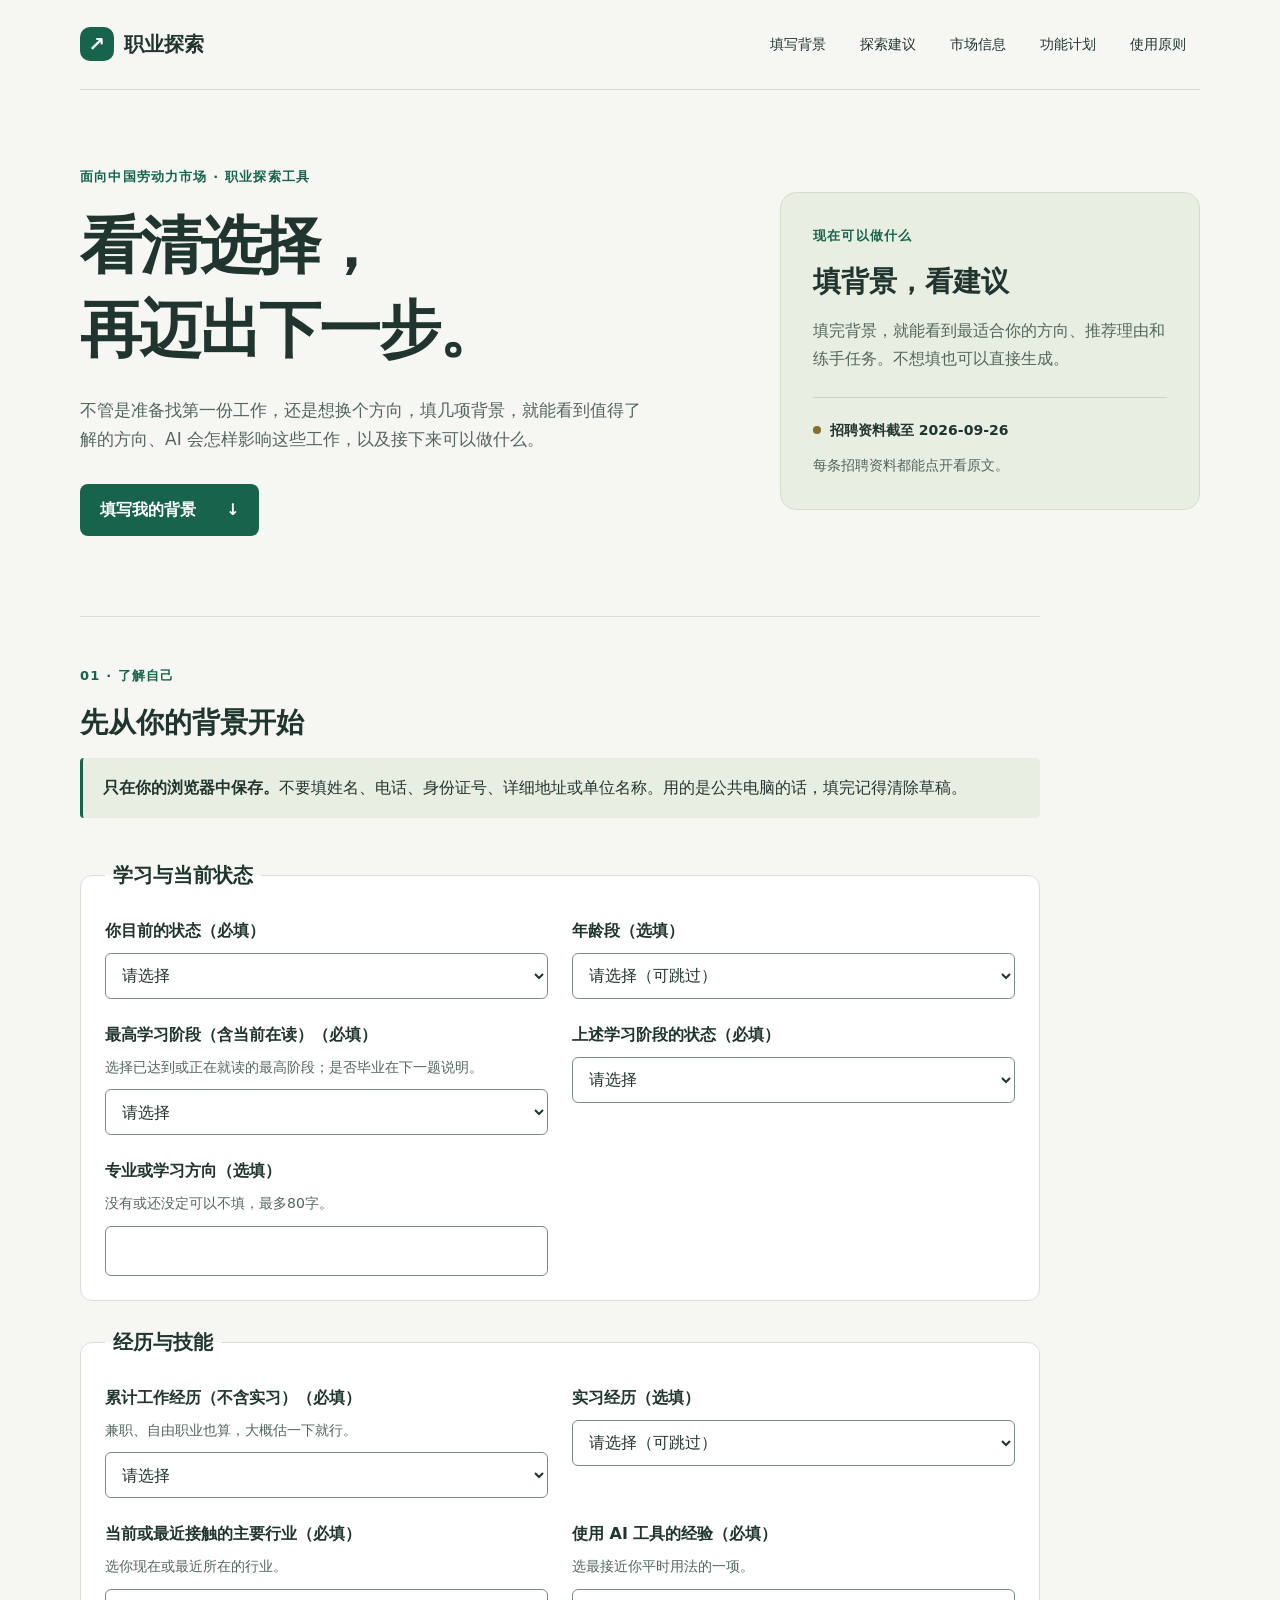
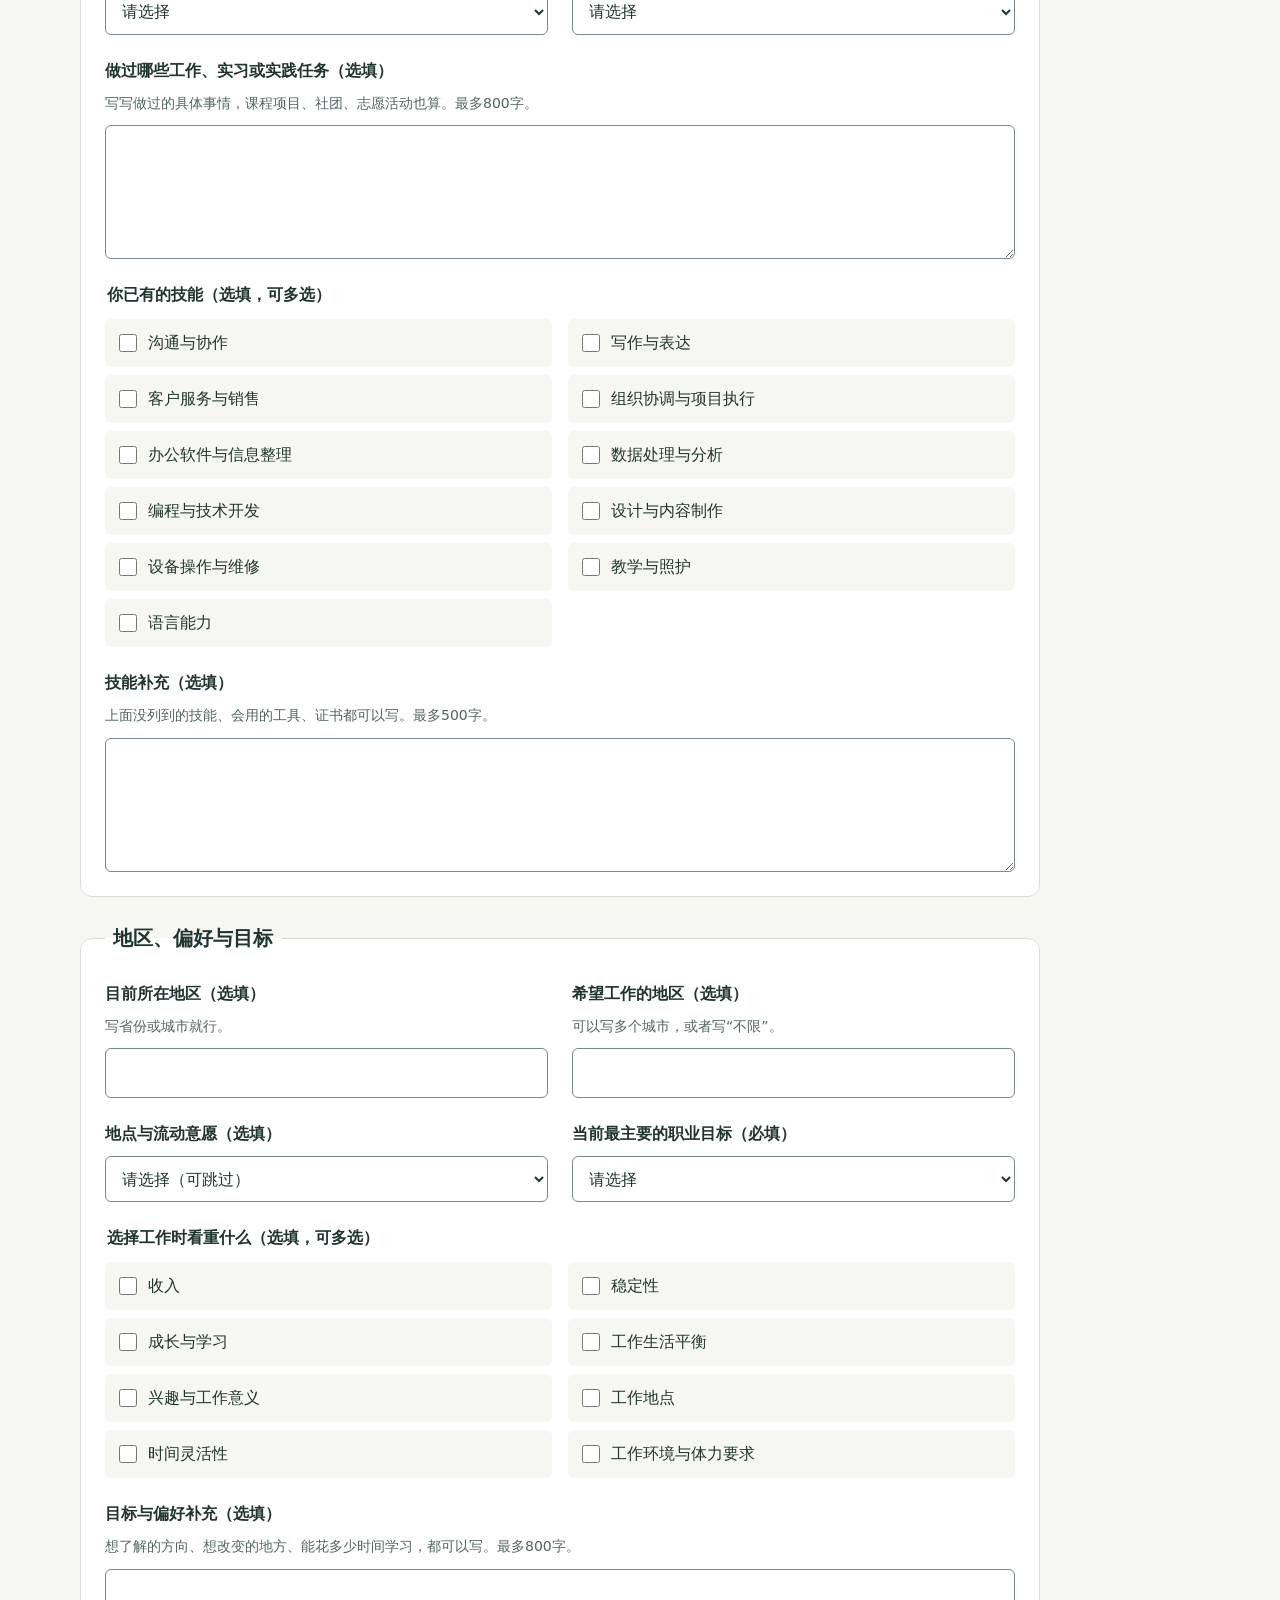
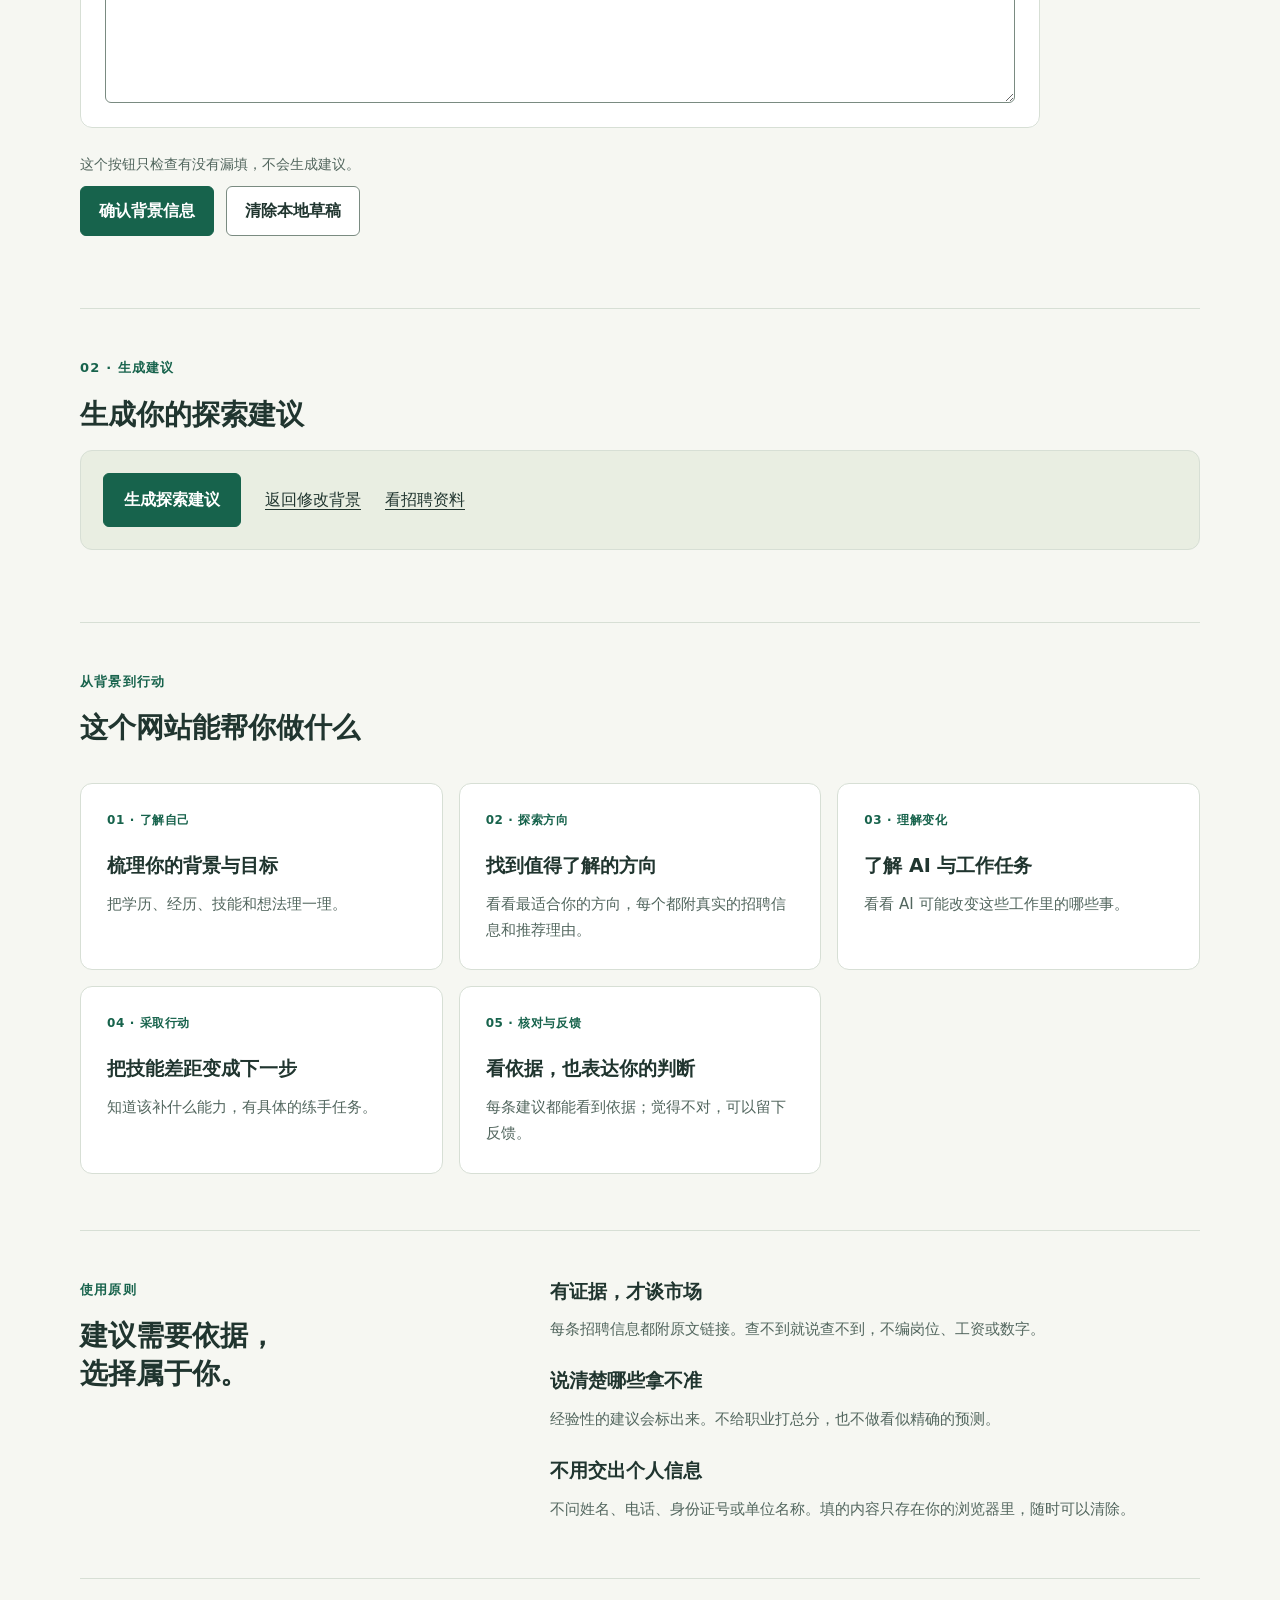
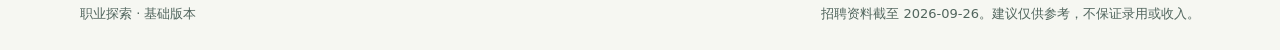
<file: index.html>
<!DOCTYPE html>
<html lang="zh-CN">
<head>
  <meta charset="UTF-8">
  <meta name="viewport" content="width=device-width, initial-scale=1.0">
  <meta name="description" content="面向中国劳动力市场的职业探索网站。了解产品计划、证据标准与隐私原则。">
  <title>职业探索｜中国劳动力市场</title>
  <link rel="stylesheet" href="css/style.css">
  <link rel="stylesheet" href="css/recommendation.css">
  <script src="js/app.js" defer></script>
  <script src="data/market-snapshot.js" defer></script>
  <script src="js/market-audit.js" defer></script>
  <script src="data/recommendation-profile-schema.js" defer></script>
  <script src="data/recommendation-catalog.js" defer></script>
  <script src="js/recommendation-engine.js" defer></script>
  <script src="js/result-evidence.js" defer></script>
  <script src="js/beta.js" defer></script>
  <script src="js/result-code.js" defer></script>
  <script src="js/feedback.js" defer></script>
  <script src="js/recommendation-ui.js" defer></script>
  <script src="js/site-nav.js" defer></script>
</head>
<body>
  <a class="skip-link" href="#main">跳到主要内容</a>
  <header class="site-header wrap">
    <a class="brand" href="index.html" aria-label="职业探索首页"><span class="brand-mark" aria-hidden="true">↗</span> 职业探索</a>
    <nav class="site-nav" aria-label="主要导航"><a href="#profile">填写背景</a><a href="#advice">探索建议</a><a href="market.html">市场信息</a><a href="#roadmap">功能计划</a><a href="#principles">使用原则</a></nav>
  </header>
  <main id="main" class="wrap">
    <section class="hero" aria-labelledby="hero-title">
      <div class="hero-copy">
        <p class="eyebrow">面向中国劳动力市场 · 职业探索工具</p>
        <h1 id="hero-title">看清选择，<br>再迈出下一步。</h1>
        <p class="intro">不管是准备找第一份工作，还是想换个方向，填几项背景，就能看到值得了解的方向、AI 会怎样影响这些工作，以及接下来可以做什么。</p>
        <a class="primary-link" href="#profile">填写我的背景 <span aria-hidden="true">↓</span></a>
      </div>
      <aside class="status-card" aria-labelledby="status-title">
        <p class="eyebrow">现在可以做什么</p>
        <h2 id="status-title">填背景，看建议</h2>
        <p>填完背景，就能看到最适合你的方向、推荐理由和练手任务。不想填也可以直接生成。</p>
        <div class="status-note"><span class="status-dot" aria-hidden="true"></span>招聘资料截至 2026-09-26</div>
        <p class="small">每条招聘资料都能点开看原文。</p>
      </aside>
    </section>
    <section id="profile" class="section" aria-labelledby="profile-title">
      <p class="eyebrow">01 · 了解自己</p>
      <h2 id="profile-title">先从你的背景开始</h2>
      <div class="profile-notice" id="profile-privacy"><strong>只在你的浏览器中保存。</strong>不要填姓名、电话、身份证号、详细地址或单位名称。用的是公共电脑的话，填完记得清除草稿。</div>
      <p id="draft-status" class="draft-status" role="status"></p>
      <noscript><p class="profile-notice">浏览器未启用 JavaScript，无法保存或校验背景。请启用后刷新页面；当前表单已禁用，不会发送输入。</p></noscript>
      <form id="profile-form" novalidate autocomplete="off">
        <fieldset id="profile-fields" disabled>
          <legend class="sr-only">个人背景</legend>
          <fieldset class="profile-group"><legend>学习与当前状态</legend><div class="profile-grid">
            <div class="profile-field">
  <label for="stage">你目前的状态（必填）</label>
  
  <select id="stage" name="stage" required aria-describedby="stage-error">
    <option value="">请选择</option>
    <option value="stage-0">在校学习</option>
    <option value="stage-1">在职工作</option>
    <option value="stage-2">正在求职／待业</option>
    <option value="stage-3">自由职业／灵活就业</option>
    <option value="stage-4">准备重返职场</option>
    <option value="stage-5">暂不求职，先探索</option>
    <option value="stage-6">其他</option>
  </select><p class="field-error" id="stage-error"></p>
</div>
            <div class="profile-field">
  <label for="age">年龄段（选填）</label>
  
  <select id="age" name="age"  aria-describedby="age-error">
    <option value="">请选择（可跳过）</option>
    <option value="age-0">未满18岁</option>
    <option value="age-1">18–24岁</option>
    <option value="age-2">25–34岁</option>
    <option value="age-3">35–44岁</option>
    <option value="age-4">45–54岁</option>
    <option value="age-5">55岁及以上</option>
    <option value="age-6">不愿透露</option>
  </select><p class="field-error" id="age-error"></p>
</div>
            <div class="profile-field">
  <label for="education">最高学习阶段（含当前在读）（必填）</label>
  <p class="field-hint" id="education-hint">选择已达到或正在就读的最高阶段；是否毕业在下一题说明。</p>
  <select id="education" name="education" required aria-describedby="education-error education-hint">
    <option value="">请选择</option>
    <option value="education-0">初中及以下</option>
    <option value="education-1">普通高中</option>
    <option value="education-2">中专／中职／技校</option>
    <option value="education-3">高职／大专</option>
    <option value="education-4">本科</option>
    <option value="education-5">硕士研究生</option>
    <option value="education-6">博士研究生</option>
    <option value="education-7">其他</option>
    <option value="education-8">不愿透露</option>
  </select><p class="field-error" id="education-error"></p>
</div>
            <div class="profile-field">
  <label for="educationStatus">上述学习阶段的状态（必填）</label>
  
  <select id="educationStatus" name="educationStatus" required aria-describedby="educationStatus-error">
    <option value="">请选择</option>
    <option value="educationStatus-0">在读</option>
    <option value="educationStatus-1">已毕业／已取得相应学历</option>
    <option value="educationStatus-2">未完成／肄业／暂停</option>
    <option value="educationStatus-3">其他／不适用</option>
    <option value="educationStatus-4">不愿透露</option>
  </select><p class="field-error" id="educationStatus-error"></p>
</div>
            <div class="profile-field ">
  <label for="major">专业或学习方向（选填）</label>
  <p class="field-hint" id="major-hint">没有或还没定可以不填，最多80字。</p>
  <input id="major" name="major" type="text" maxlength="80" aria-describedby="major-hint major-error profile-privacy">
  <p class="field-error" id="major-error"></p>
</div>
          </div></fieldset>
          <fieldset class="profile-group"><legend>经历与技能</legend><div class="profile-grid">
            <div class="profile-field">
  <label for="workYears">累计工作经历（不含实习）（必填）</label>
  <p class="field-hint" id="workYears-hint">兼职、自由职业也算，大概估一下就行。</p>
  <select id="workYears" name="workYears" required aria-describedby="workYears-error workYears-hint">
    <option value="">请选择</option>
    <option value="workYears-0">尚无工作经历</option>
    <option value="workYears-1">不足1年</option>
    <option value="workYears-2">1–3年（不满4年）</option>
    <option value="workYears-3">4–7年（不满8年）</option>
    <option value="workYears-4">8–15年（不满16年）</option>
    <option value="workYears-5">16年及以上</option>
    <option value="workYears-6">不便说明</option>
  </select><p class="field-error" id="workYears-error"></p>
</div>
            <div class="profile-field">
  <label for="internship">实习经历（选填）</label>
  
  <select id="internship" name="internship"  aria-describedby="internship-error">
    <option value="">请选择（可跳过）</option>
    <option value="internship-0">没有实习经历</option>
    <option value="internship-1">正在实习</option>
    <option value="internship-2">曾有实习经历</option>
    <option value="internship-3">不适用／不便说明</option>
  </select><p class="field-error" id="internship-error"></p>
</div>
            <div class="profile-field">
  <label for="industry">当前或最近接触的主要行业（必填）</label>
  <p class="field-hint" id="industry-hint">选你现在或最近所在的行业。</p>
  <select id="industry" name="industry" required aria-describedby="industry-error industry-hint">
    <option value="">请选择</option>
    <option value="industry-0">尚未进入任何行业</option>
    <option value="industry-1">农林牧渔</option>
    <option value="industry-2">制造业</option>
    <option value="industry-3">建筑与房地产</option>
    <option value="industry-4">批发零售与电商</option>
    <option value="industry-5">交通运输、仓储与物流</option>
    <option value="industry-6">住宿、餐饮与生活服务</option>
    <option value="industry-7">信息技术与互联网</option>
    <option value="industry-8">金融与保险</option>
    <option value="industry-9">教育与培训</option>
    <option value="industry-10">医疗健康与社会服务</option>
    <option value="industry-11">文化、传媒与娱乐</option>
    <option value="industry-12">科研与专业服务</option>
    <option value="industry-13">公共管理与社会组织</option>
    <option value="industry-14">能源与环境服务</option>
    <option value="industry-15">其他／跨多个行业</option>
    <option value="industry-16">不确定／不便说明</option>
  </select><p class="field-error" id="industry-error"></p>
</div>
            <div class="profile-field">
  <label for="aiExperience">使用 AI 工具的经验（必填）</label>
  <p class="field-hint" id="aiExperience-hint">选最接近你平时用法的一项。</p>
  <select id="aiExperience" name="aiExperience" required aria-describedby="aiExperience-error aiExperience-hint">
    <option value="">请选择</option>
    <option value="aiExperience-0">尚未使用</option>
    <option value="aiExperience-1">尝试过，但不熟悉</option>
    <option value="aiExperience-2">偶尔用于学习或工作任务</option>
    <option value="aiExperience-3">经常用于任务，并会核查结果</option>
    <option value="aiExperience-4">能设计或整合 AI 工作流程</option>
    <option value="aiExperience-5">不确定／不便说明</option>
  </select><p class="field-error" id="aiExperience-error"></p>
</div>
            <div class="profile-field field-wide">
  <label for="experience">做过哪些工作、实习或实践任务（选填）</label>
  <p class="field-hint" id="experience-hint">写写做过的具体事情，课程项目、社团、志愿活动也算。最多800字。</p>
  <textarea id="experience" name="experience" rows="4" maxlength="800" aria-describedby="experience-hint experience-error profile-privacy"></textarea>
  <p class="field-error" id="experience-error"></p>
</div>
            <fieldset class="choice-group field-wide"><legend>你已有的技能（选填，可多选）</legend><div class="choices"><label><input type="checkbox" name="skills" value="skills-0"> <span>沟通与协作</span></label><label><input type="checkbox" name="skills" value="skills-1"> <span>写作与表达</span></label><label><input type="checkbox" name="skills" value="skills-2"> <span>客户服务与销售</span></label><label><input type="checkbox" name="skills" value="skills-3"> <span>组织协调与项目执行</span></label><label><input type="checkbox" name="skills" value="skills-4"> <span>办公软件与信息整理</span></label><label><input type="checkbox" name="skills" value="skills-5"> <span>数据处理与分析</span></label><label><input type="checkbox" name="skills" value="skills-6"> <span>编程与技术开发</span></label><label><input type="checkbox" name="skills" value="skills-7"> <span>设计与内容制作</span></label><label><input type="checkbox" name="skills" value="skills-8"> <span>设备操作与维修</span></label><label><input type="checkbox" name="skills" value="skills-9"> <span>教学与照护</span></label><label><input type="checkbox" name="skills" value="skills-10"> <span>语言能力</span></label></div></fieldset>
            <div class="profile-field field-wide">
  <label for="skillDetails">技能补充（选填）</label>
  <p class="field-hint" id="skillDetails-hint">上面没列到的技能、会用的工具、证书都可以写。最多500字。</p>
  <textarea id="skillDetails" name="skillDetails" rows="4" maxlength="500" aria-describedby="skillDetails-hint skillDetails-error profile-privacy"></textarea>
  <p class="field-error" id="skillDetails-error"></p>
</div>
          </div></fieldset>
          <fieldset class="profile-group"><legend>地区、偏好与目标</legend><div class="profile-grid">
            <div class="profile-field ">
  <label for="location">目前所在地区（选填）</label>
  <p class="field-hint" id="location-hint">写省份或城市就行。</p>
  <input id="location" name="location" type="text" maxlength="80" aria-describedby="location-hint location-error profile-privacy">
  <p class="field-error" id="location-error"></p>
</div>
            <div class="profile-field ">
  <label for="targetLocation">希望工作的地区（选填）</label>
  <p class="field-hint" id="targetLocation-hint">可以写多个城市，或者写“不限”。</p>
  <input id="targetLocation" name="targetLocation" type="text" maxlength="120" aria-describedby="targetLocation-hint targetLocation-error profile-privacy">
  <p class="field-error" id="targetLocation-error"></p>
</div>
            <div class="profile-field">
  <label for="mobility">地点与流动意愿（选填）</label>
  
  <select id="mobility" name="mobility"  aria-describedby="mobility-error">
    <option value="">请选择（可跳过）</option>
    <option value="mobility-0">优先留在目前地区</option>
    <option value="mobility-1">可在省内调整</option>
    <option value="mobility-2">可跨省／跨地区迁移</option>
    <option value="mobility-3">优先远程工作</option>
    <option value="mobility-4">尚未确定</option>
  </select><p class="field-error" id="mobility-error"></p>
</div>
            <div class="profile-field">
  <label for="goal">当前最主要的职业目标（必填）</label>
  
  <select id="goal" name="goal" required aria-describedby="goal-error">
    <option value="">请选择</option>
    <option value="goal-0">先了解适合探索的方向</option>
    <option value="goal-1">寻找实习或实践机会</option>
    <option value="goal-2">寻找第一份正式工作</option>
    <option value="goal-3">在现有方向继续发展</option>
    <option value="goal-4">转行业或转岗位</option>
    <option value="goal-5">提升技能，适应工作变化</option>
    <option value="goal-6">重返职场</option>
    <option value="goal-7">探索自由职业或灵活就业</option>
    <option value="goal-8">其他目标</option>
    <option value="goal-9">暂时不确定</option>
  </select><p class="field-error" id="goal-error"></p>
</div>
            <fieldset class="choice-group field-wide"><legend>选择工作时看重什么（选填，可多选）</legend><div class="choices"><label><input type="checkbox" name="preferences" value="preferences-0"> <span>收入</span></label><label><input type="checkbox" name="preferences" value="preferences-1"> <span>稳定性</span></label><label><input type="checkbox" name="preferences" value="preferences-2"> <span>成长与学习</span></label><label><input type="checkbox" name="preferences" value="preferences-3"> <span>工作生活平衡</span></label><label><input type="checkbox" name="preferences" value="preferences-4"> <span>兴趣与工作意义</span></label><label><input type="checkbox" name="preferences" value="preferences-5"> <span>工作地点</span></label><label><input type="checkbox" name="preferences" value="preferences-6"> <span>时间灵活性</span></label><label><input type="checkbox" name="preferences" value="preferences-7"> <span>工作环境与体力要求</span></label></div></fieldset>
            <div class="profile-field field-wide">
  <label for="goalDetails">目标与偏好补充（选填）</label>
  <p class="field-hint" id="goalDetails-hint">想了解的方向、想改变的地方、能花多少时间学习，都可以写。最多800字。</p>
  <textarea id="goalDetails" name="goalDetails" rows="4" maxlength="800" aria-describedby="goalDetails-hint goalDetails-error profile-privacy"></textarea>
  <p class="field-error" id="goalDetails-error"></p>
</div>
          </div></fieldset>
          <p class="field-hint">这个按钮只检查有没有漏填，不会生成建议。</p>
          <div class="profile-actions"><button type="submit" class="profile-submit">确认背景信息</button><button type="button" id="clear-draft" class="profile-secondary">清除本地草稿</button></div>
          <div id="clear-confirm" class="profile-notice" hidden><p>清除后，已填的内容和保存的草稿都会删掉。</p><button type="button" id="confirm-clear" class="profile-secondary">确认清除</button> <button type="button" id="cancel-clear" class="profile-secondary">保留草稿</button></div>
        </fieldset>
        <p id="profile-result" role="status" tabindex="-1"></p>
      </form>
    </section>
    <section id="advice" class="section" aria-labelledby="advice-title">
      <p class="eyebrow">02 · 生成建议</p>
      <h2 id="advice-title">生成你的探索建议</h2>
      <div class="advice-controls"><button id="generate-advice" class="profile-submit" type="button" disabled>生成探索建议</button><a href="#profile">返回修改背景</a><a href="market.html">看招聘资料</a></div>
      <p id="advice-status" role="status"></p>
      <noscript><p>请启用 JavaScript 后生成建议。不会发送表单。</p></noscript>
      <div id="advice-result" tabindex="-1" aria-label="本次探索建议"></div>
    </section>
    <section id="roadmap" class="section" aria-labelledby="roadmap-title">
      <div class="section-heading"><div><p class="eyebrow">从背景到行动</p><h2 id="roadmap-title">这个网站能帮你做什么</h2></div></div>
      <ol class="module-grid">
        <li><span class="step">01 · 了解自己</span><h3>梳理你的背景与目标</h3><p>把学历、经历、技能和想法理一理。</p></li>
        <li><span class="step">02 · 探索方向</span><h3>找到值得了解的方向</h3><p>看看最适合你的方向，每个都附真实的招聘信息和推荐理由。</p></li>
        <li><span class="step">03 · 理解变化</span><h3>了解 AI 与工作任务</h3><p>看看 AI 可能改变这些工作里的哪些事。</p></li>
        <li><span class="step">04 · 采取行动</span><h3>把技能差距变成下一步</h3><p>知道该补什么能力，有具体的练手任务。</p></li>
        <li><span class="step">05 · 核对与反馈</span><h3>看依据，也表达你的判断</h3><p>每条建议都能看到依据；觉得不对，可以留下反馈。</p></li>
      </ol>
    </section>
    <section id="principles" class="section principles" aria-labelledby="principles-title">
      <div><p class="eyebrow">使用原则</p><h2 id="principles-title">建议需要依据，<br>选择属于你。</h2></div>
      <div class="principle-list">
        <article><h3>有证据，才谈市场</h3><p>每条招聘信息都附原文链接。查不到就说查不到，不编岗位、工资或数字。</p></article>
        <article><h3>说清楚哪些拿不准</h3><p>经验性的建议会标出来。不给职业打总分，也不做看似精确的预测。</p></article>
        <article><h3>不用交出个人信息</h3><p>不问姓名、电话、身份证号或单位名称。填的内容只存在你的浏览器里，随时可以清除。</p></article>
      </div>
    </section>
  </main>
  <footer class="wrap site-footer"><p>职业探索 · 基础版本</p><p>招聘资料截至 2026-09-26。建议仅供参考，不保证录用或收入。</p></footer>
</body>
</html>
</file>
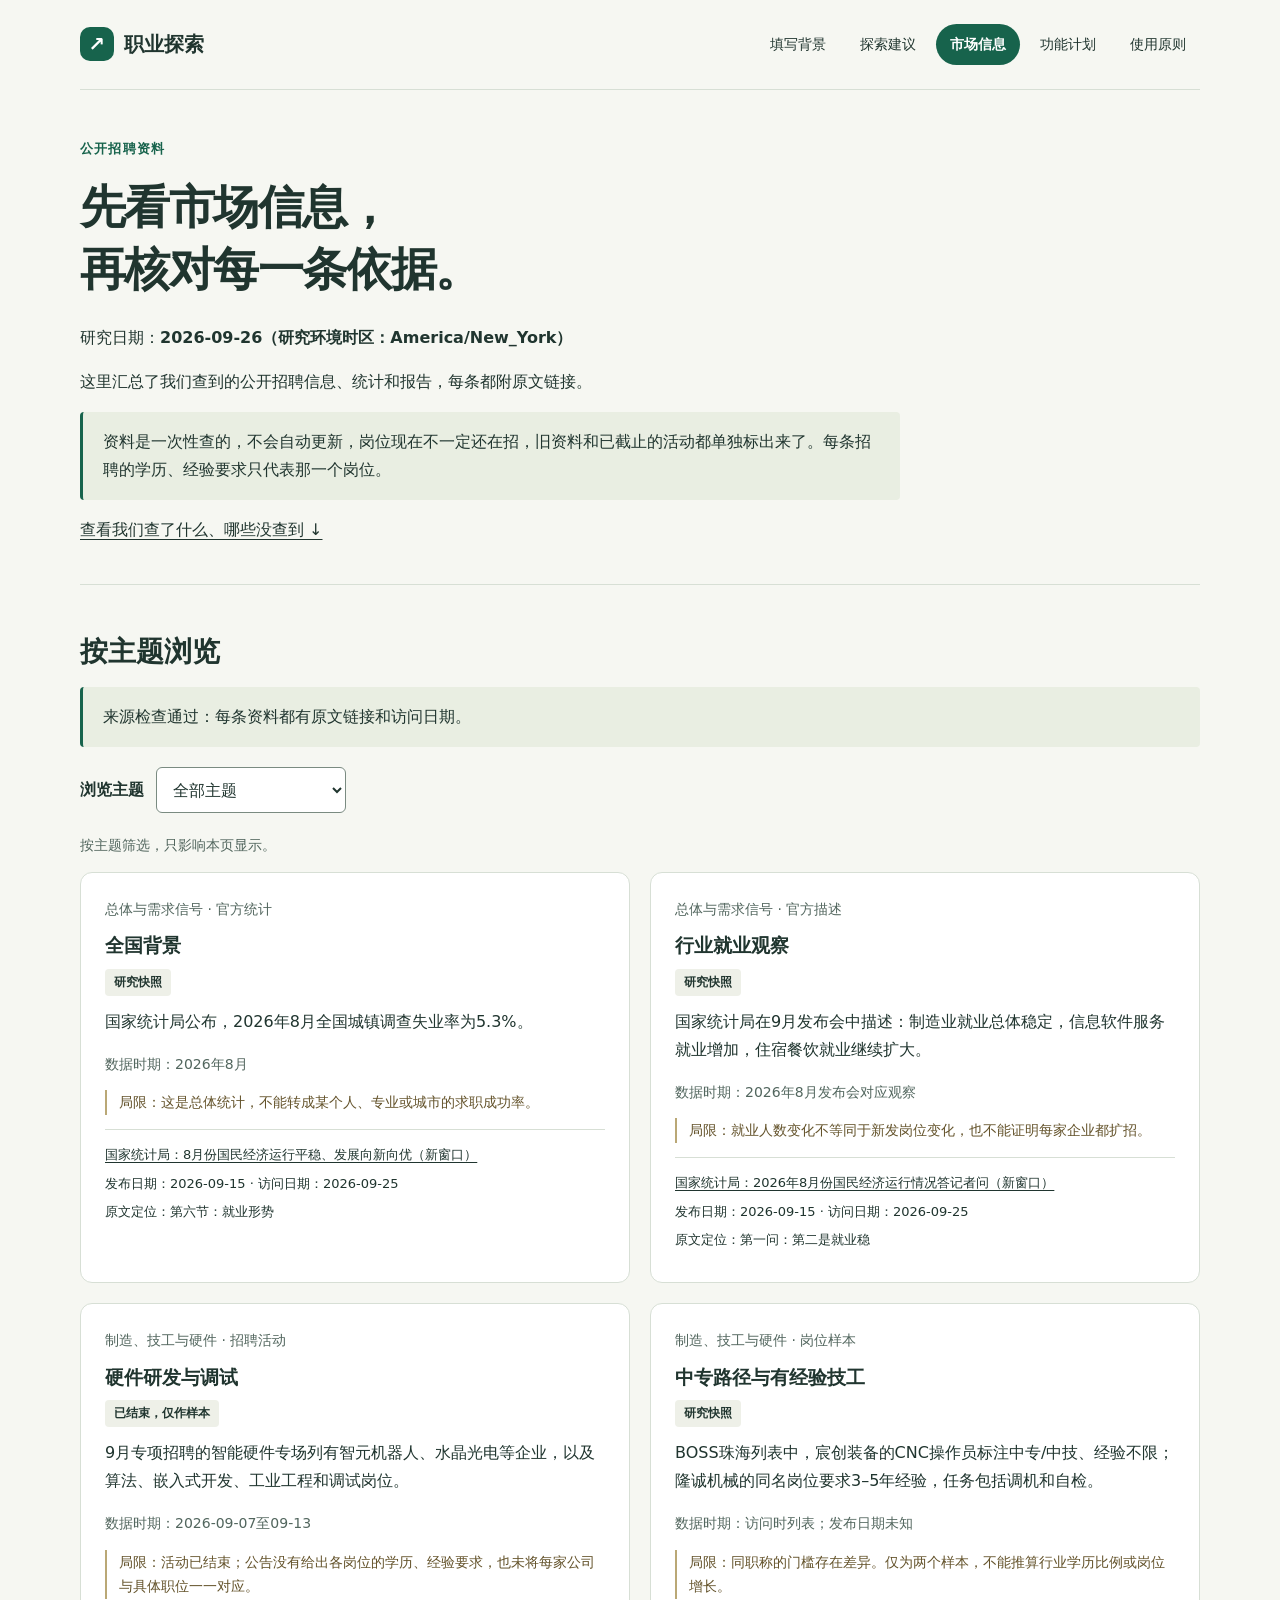
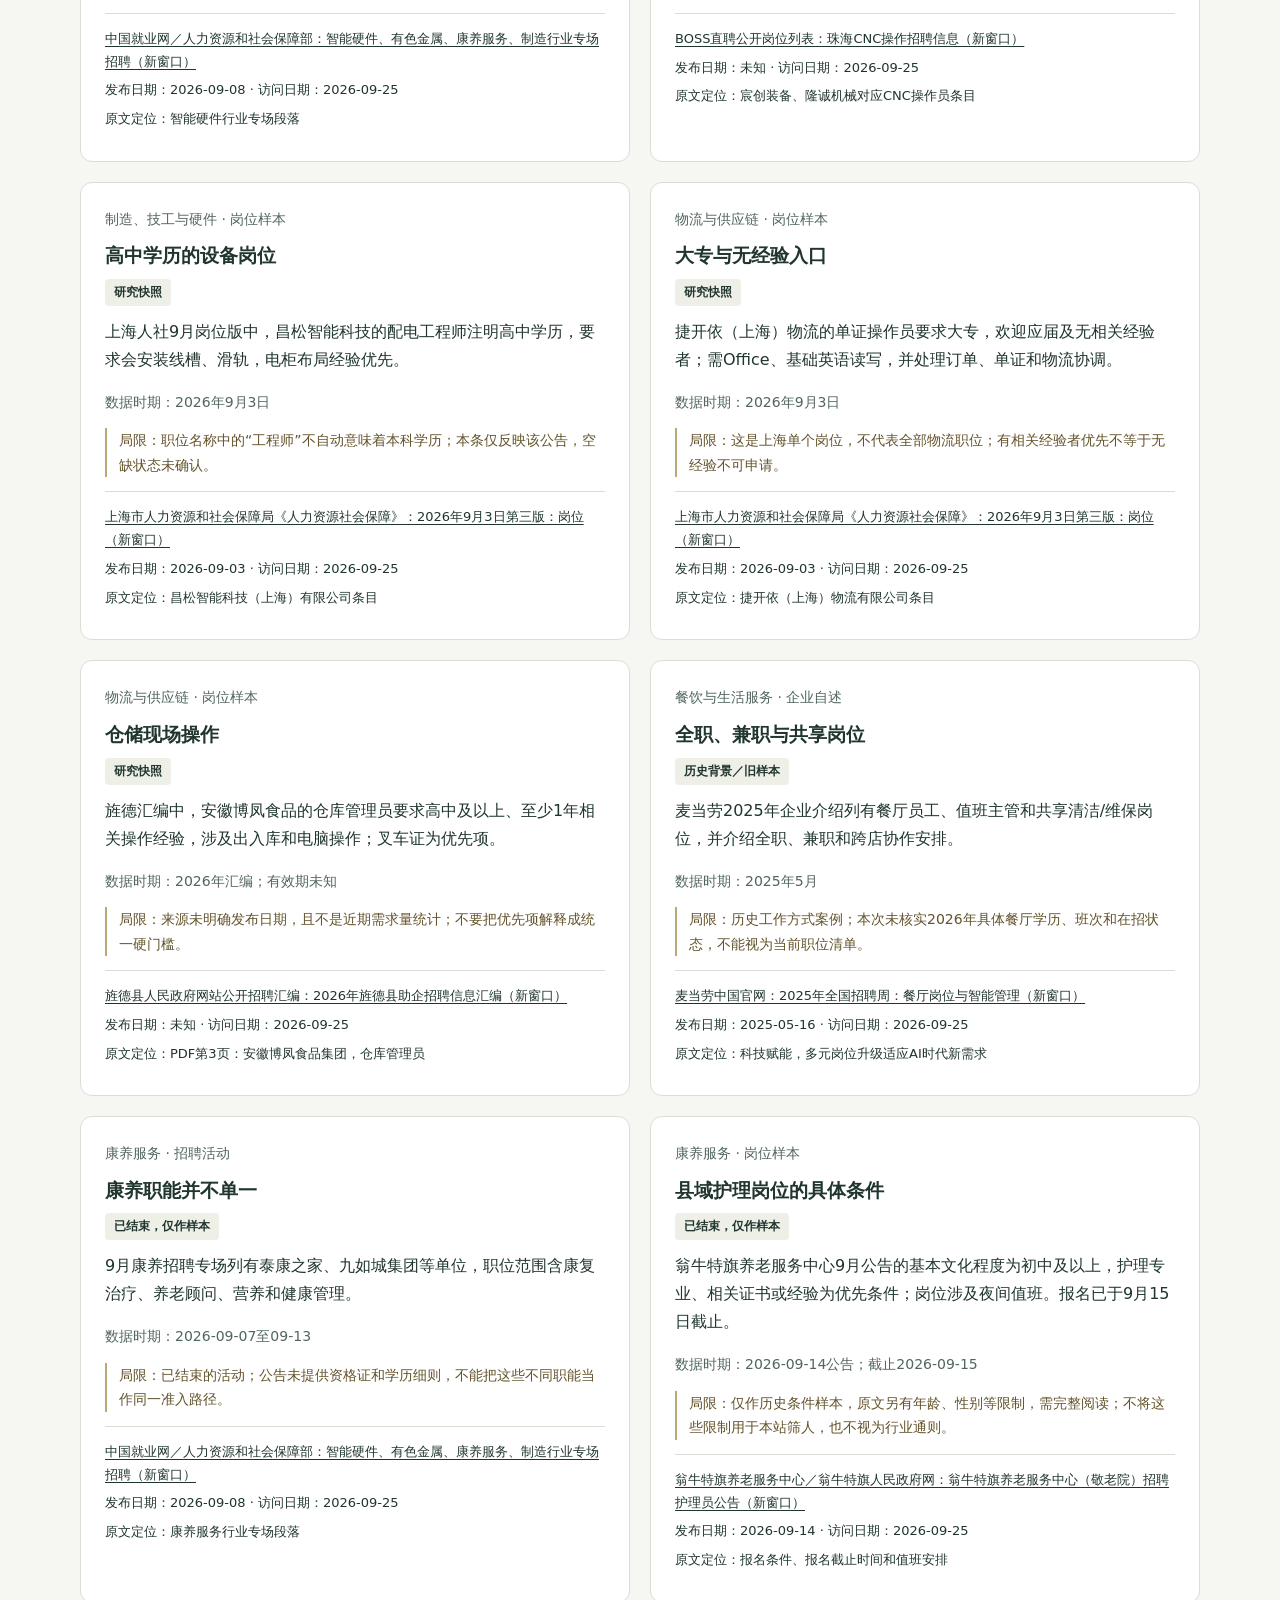
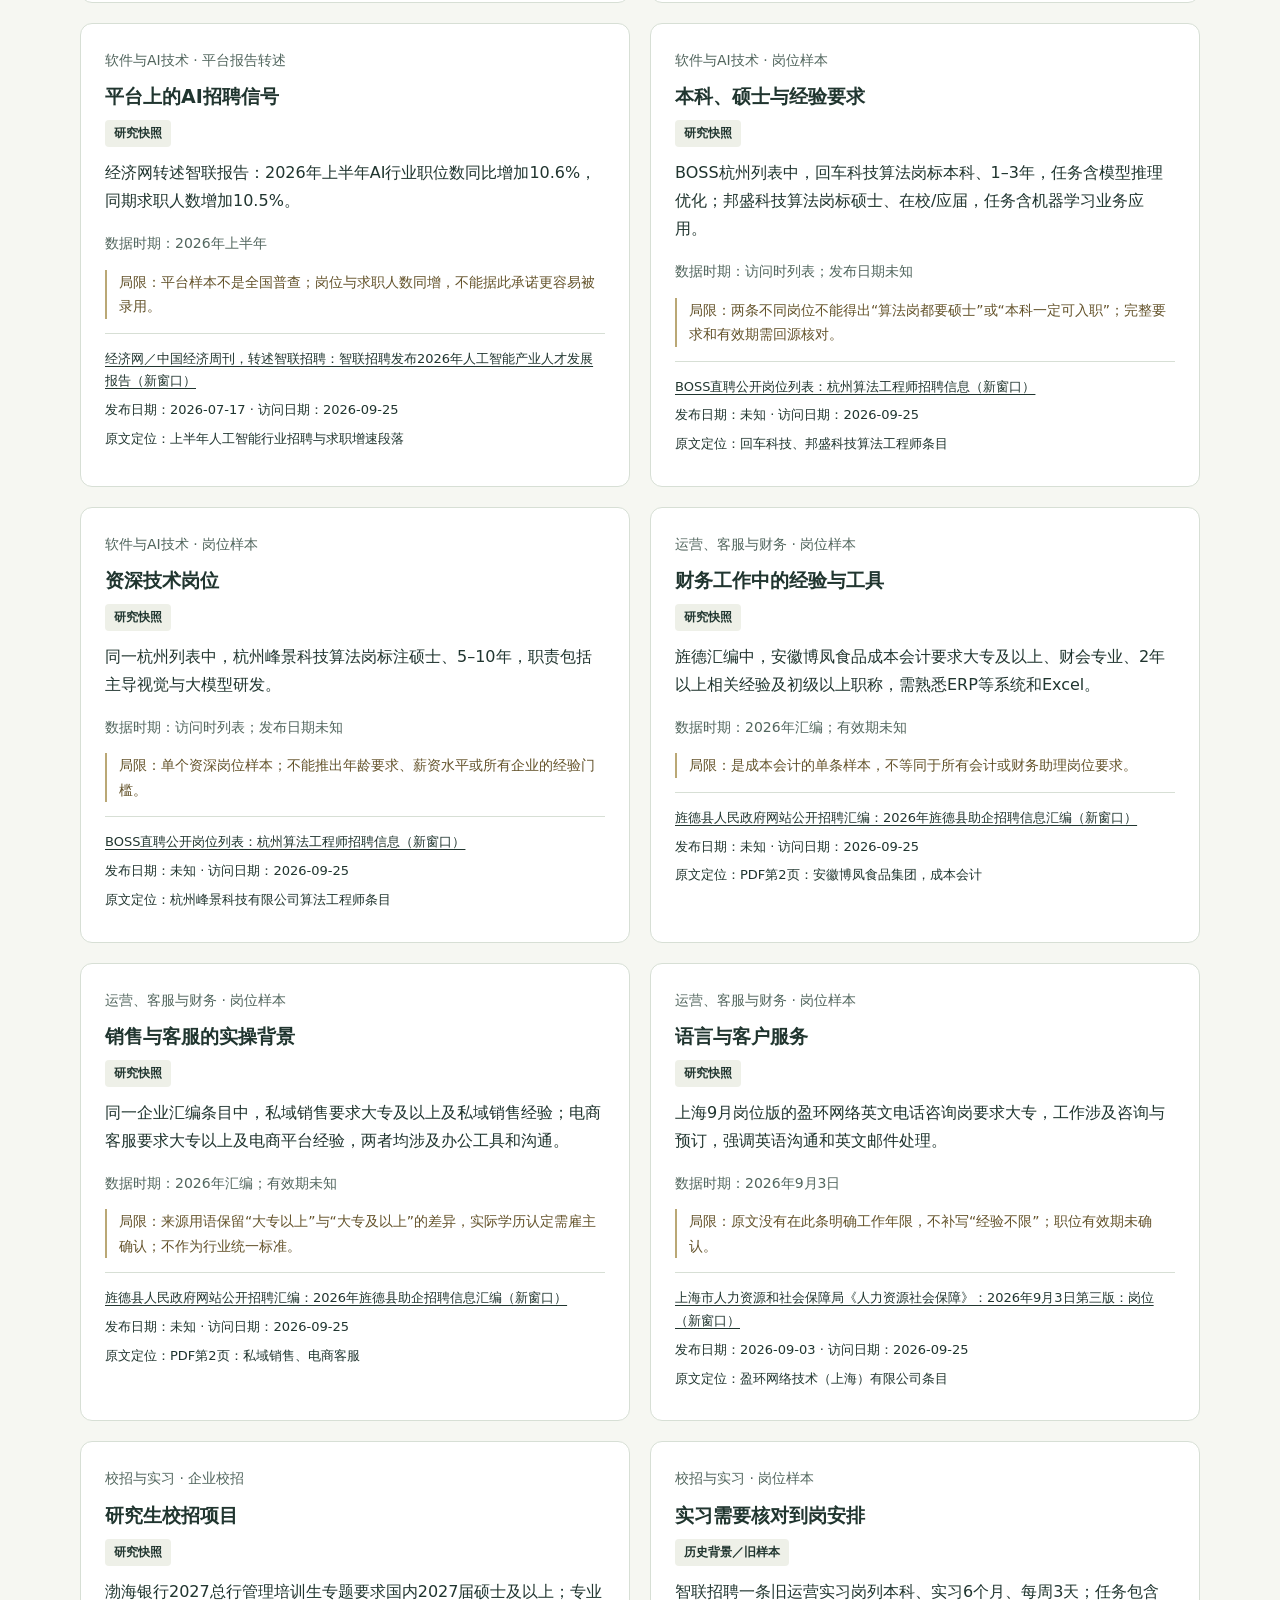
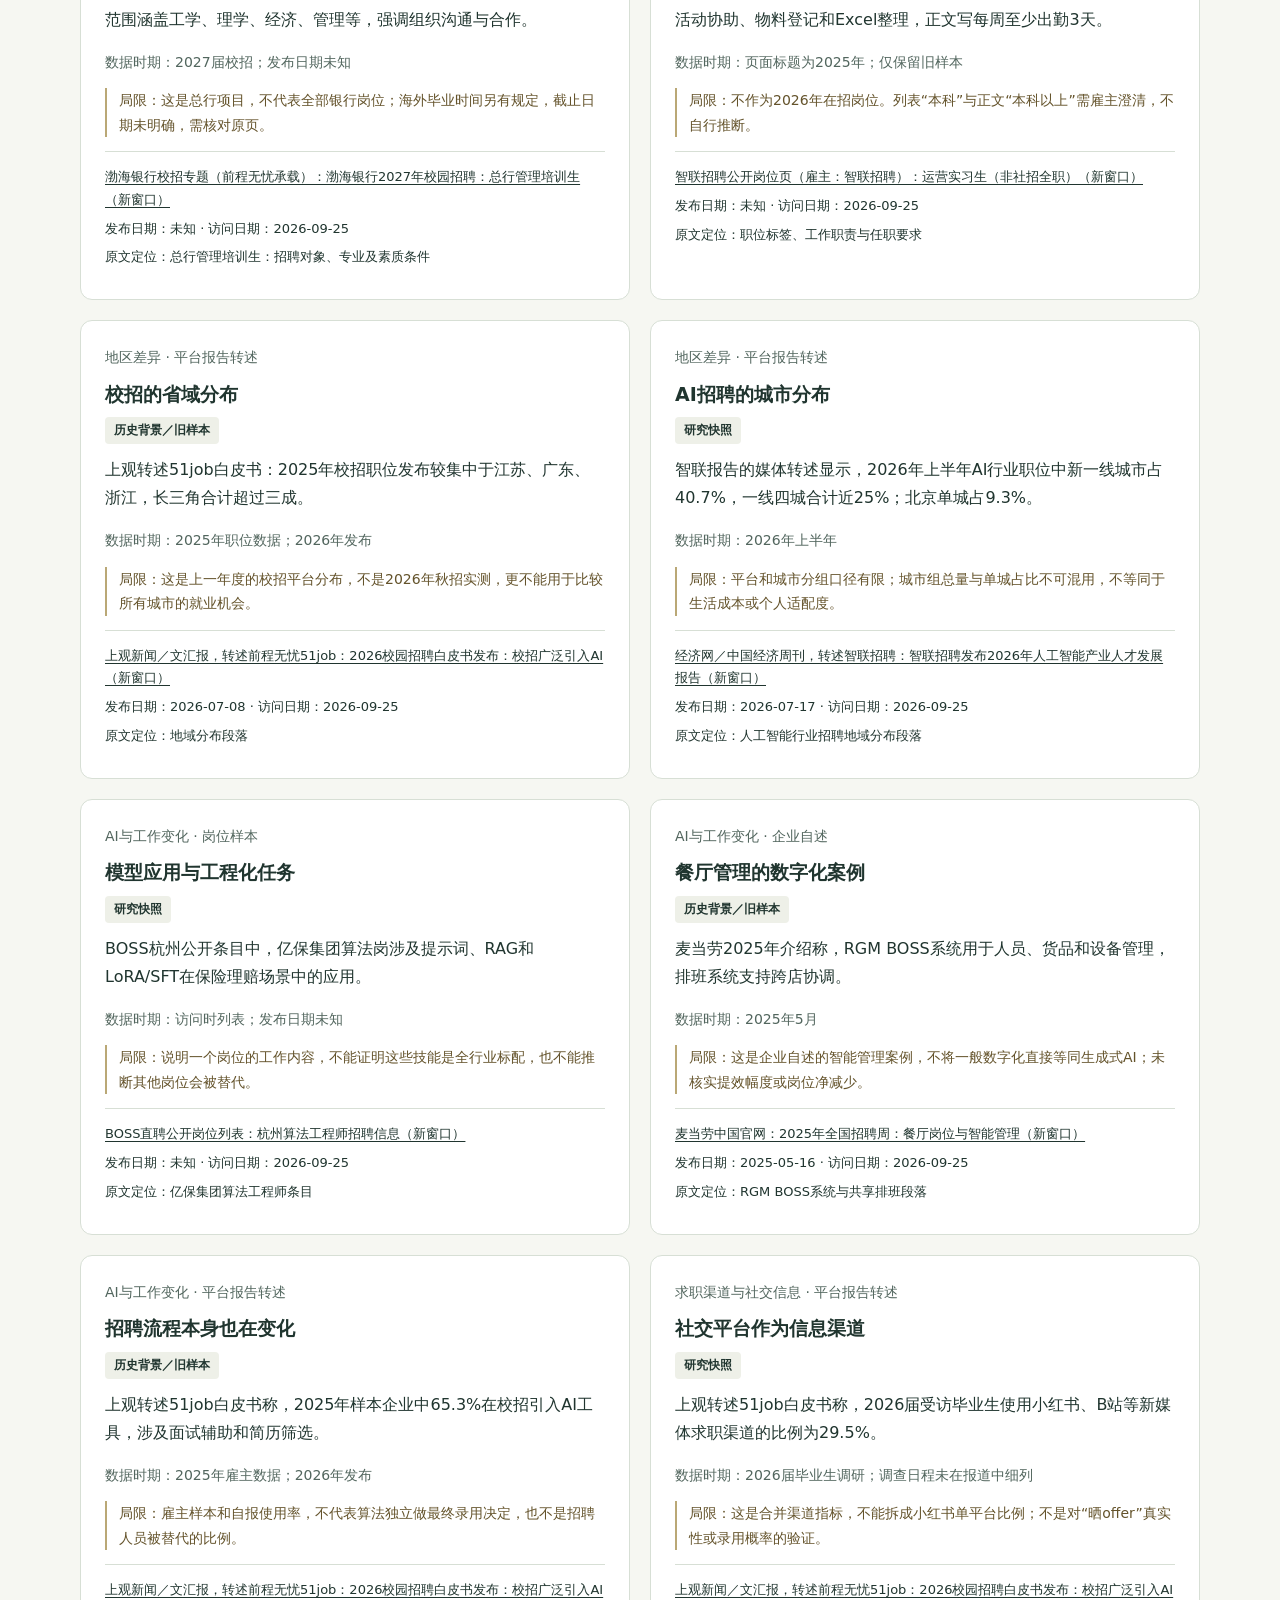
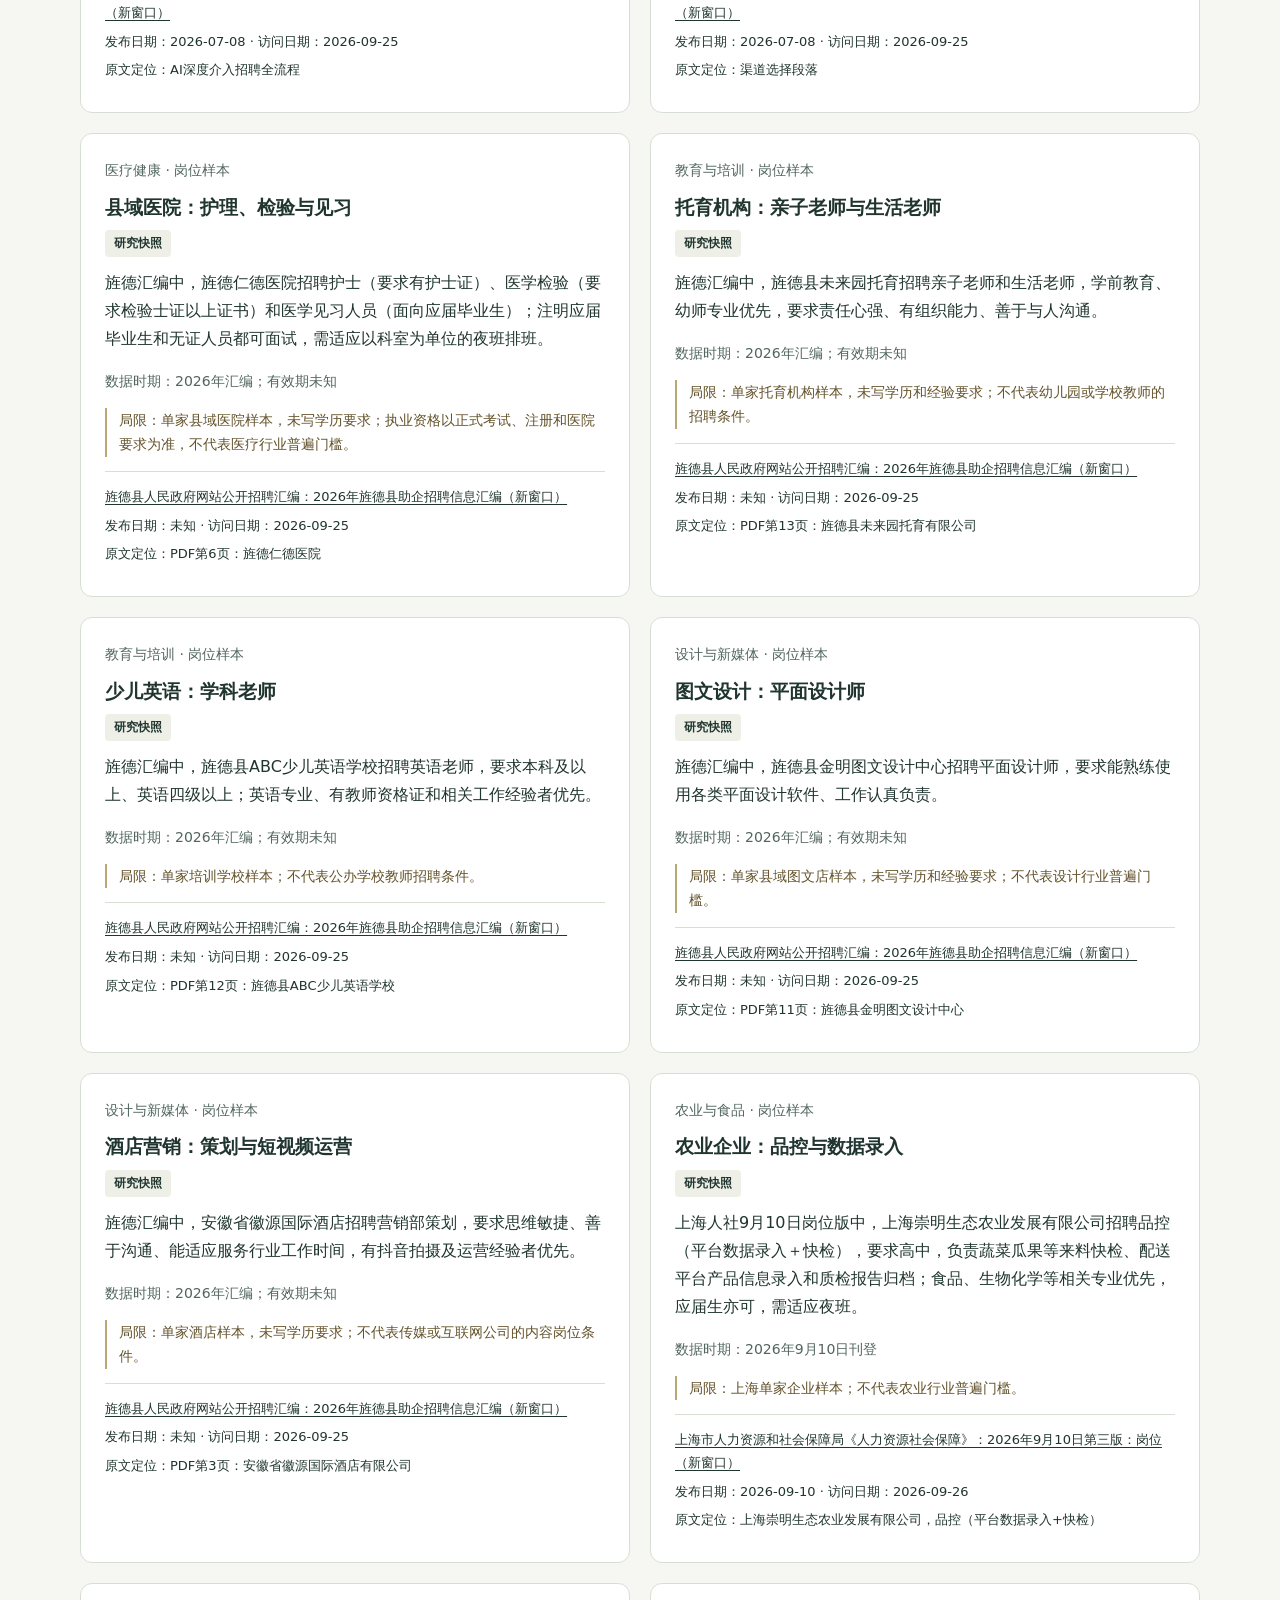
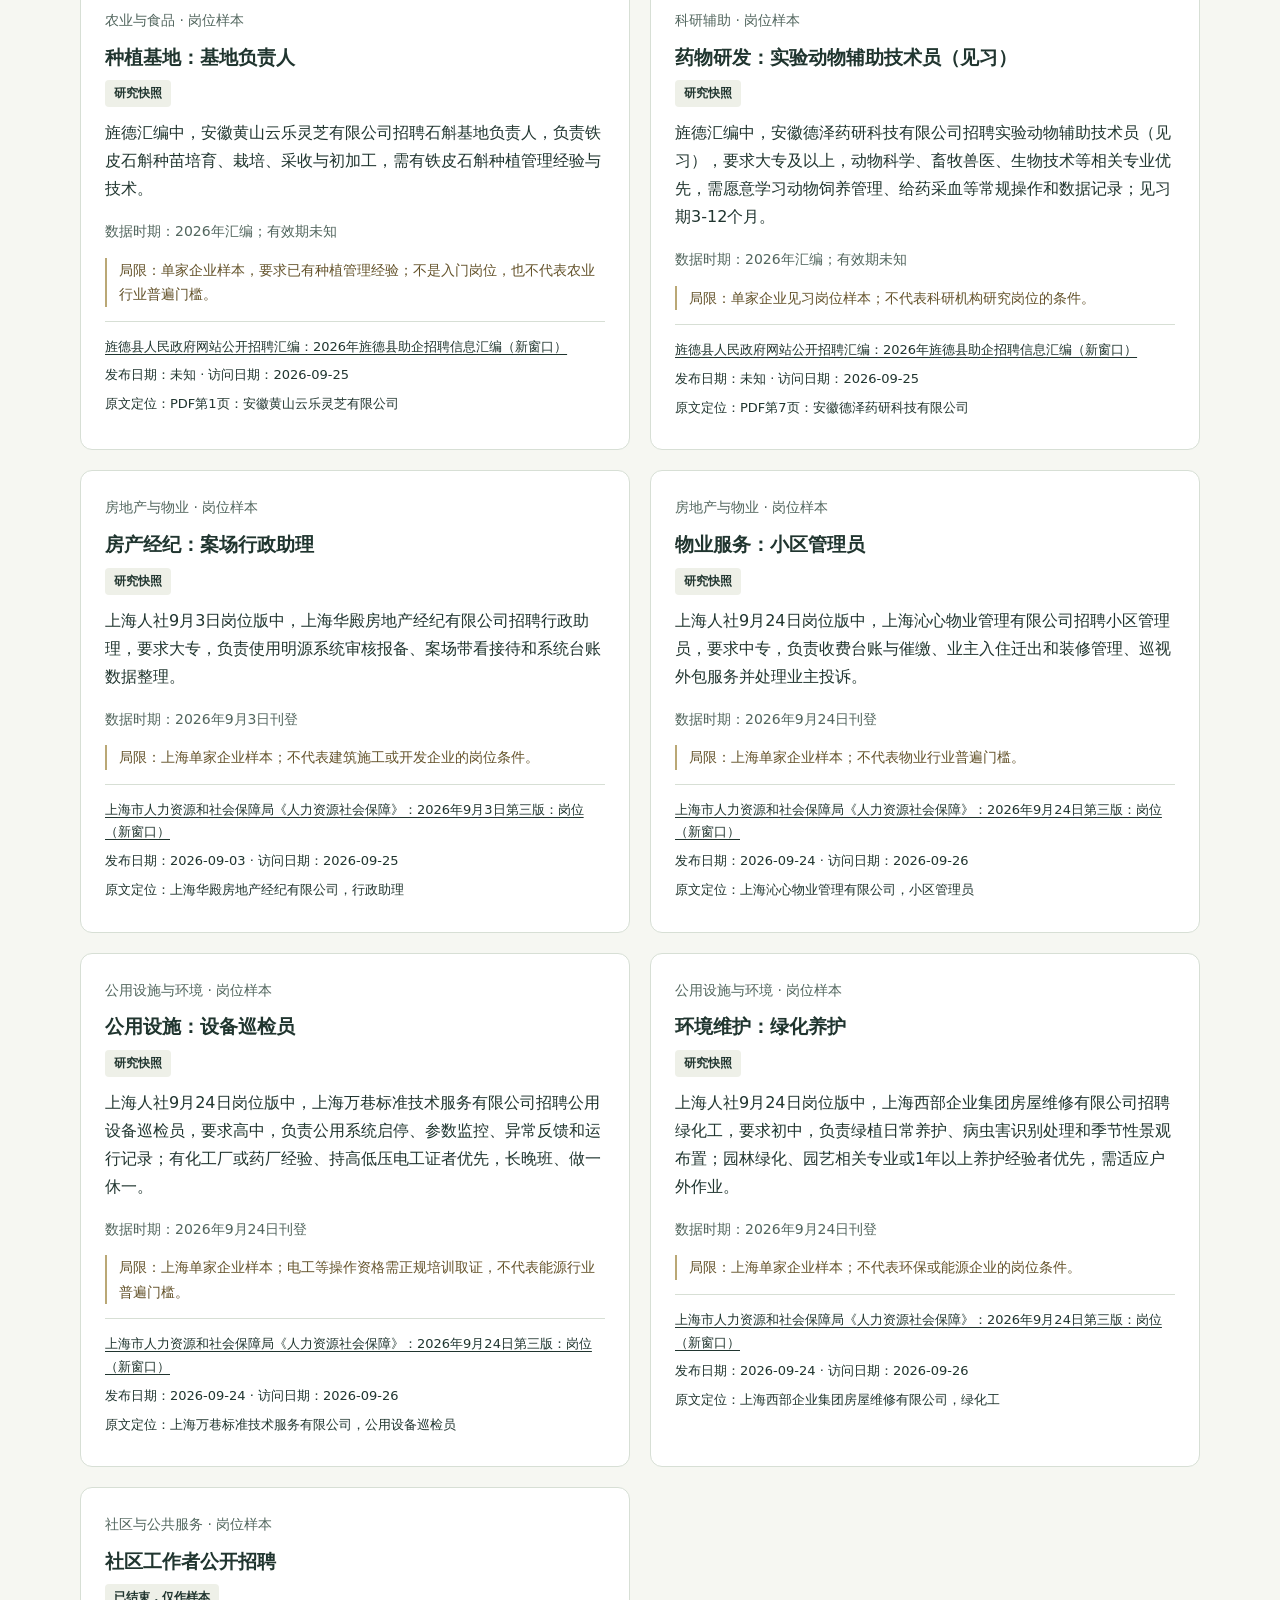
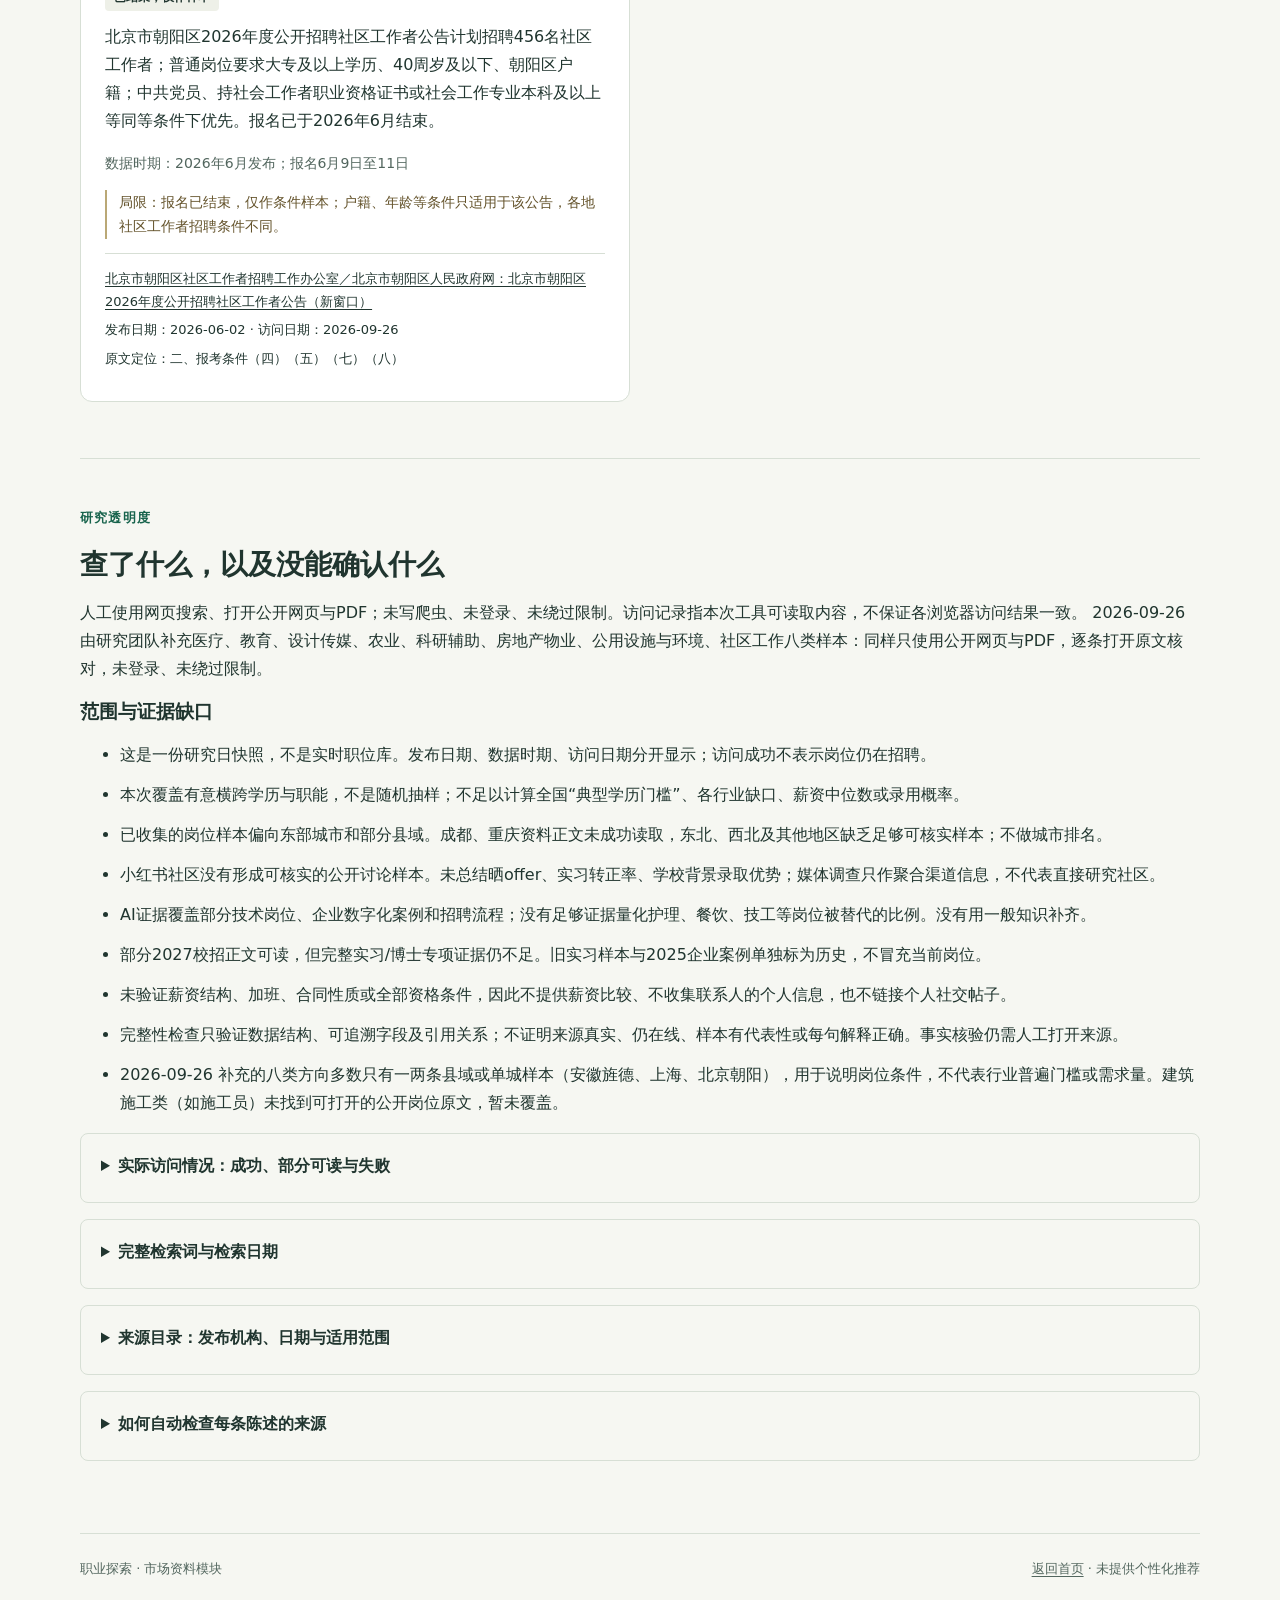
<file: market.html>
<!DOCTYPE html>
<html lang="zh-CN">
<head>
  <meta charset="UTF-8">
  <meta name="viewport" content="width=device-width, initial-scale=1.0">
  <meta name="description" content="中国招聘市场公开资料快照：逐条来源、日期、局限与研究记录。">
  <title>市场信息与来源｜职业探索</title>
  <link rel="stylesheet" href="css/style.css">
  <link rel="stylesheet" href="css/market.css">
  <script src="data/market-snapshot.js" defer></script>
  <script src="js/market-audit.js" defer></script>
  <script src="js/market.js" defer></script>
</head>
<body>
  <a class="skip-link" href="#main">跳到主要内容</a>
  <header class="site-header wrap">
    <a class="brand" href="index.html"><span class="brand-mark" aria-hidden="true">↗</span> 职业探索</a>
    <nav class="site-nav" aria-label="主要导航"><a href="index.html#profile">填写背景</a><a href="index.html#advice">探索建议</a><a href="market.html" aria-current="page">市场信息</a><a href="index.html#roadmap">功能计划</a><a href="index.html#principles">使用原则</a></nav>
  </header>
  <main id="main" class="wrap">
    <section class="market-hero" aria-labelledby="market-title">
      <p class="eyebrow">公开招聘资料</p>
      <h1 id="market-title">先看市场信息，<br>再核对每一条依据。</h1>
      <p>研究日期：<strong id="research-date">加载中</strong></p>
      <p>这里汇总了我们查到的公开招聘信息、统计和报告，每条都附原文链接。</p>
      <p class="market-note">资料是一次性查的，不会自动更新，岗位现在不一定还在招，旧资料和已截止的活动都单独标出来了。每条招聘的学历、经验要求只代表那一个岗位。</p>
      <p><a href="#research">查看我们查了什么、哪些没查到 ↓</a></p>
    </section>
    <section id="information" class="section" aria-labelledby="information-title">
      <h2 id="information-title">按主题浏览</h2>
      <p id="market-integrity" class="market-note" role="status">正在检查来源完整性。如长时间未完成，请检查本地脚本是否存在或浏览器是否启用 JavaScript。</p>
      <noscript><p>此模块需要启用 JavaScript 来加载本地资料；不会调用网络服务。也可直接查看 data/market-snapshot.js 中的全部陈述和来源。</p></noscript>
      <div class="market-controls"><label for="market-topic">浏览主题</label><select id="market-topic" disabled><option value="">全部主题</option></select></div>
      <p id="market-count" class="market-count" role="status"></p>
      <div id="market-cards" class="market-grid"></div>
    </section>
    <section id="research" class="section" aria-labelledby="research-title">
      <p class="eyebrow">研究透明度</p>
      <h2 id="research-title">查了什么，以及没能确认什么</h2>
      <p id="research-method"></p>
      <h3>范围与证据缺口</h3><ul id="market-gaps" class="market-gaps"></ul>
      <details class="market-details"><summary>实际访问情况：成功、部分可读与失败</summary><p>“读取失败”只表示当时没打开，不一定是需要登录。只在搜索结果里看到、没打开正文的资料，没有用在上面的内容里。</p><ol id="market-access"></ol></details>
      <details class="market-details"><summary>完整检索词与检索日期</summary><p>以下是实际用过的搜索词，没搜到或没采用的也都保留了。</p><ol id="market-queries"></ol></details>
      <details class="market-details"><summary>来源目录：发布机构、日期与适用范围</summary><ol id="market-sources"></ol></details>
      <details class="market-details market-check"><summary>如何自动检查每条陈述的来源</summary><p>本页每次打开都会使用 js/market-audit.js 检查全部数据。每条陈述必须有独立ID、来源URL、访问日期、原文定位、数据时期和局限说明；引用必须与来源登记一致。不通过时不展示陈述。</p><p>维护人员若已安装 Node.js，可在项目目录运行 <code>node tools/check-market.cjs</code>；无需 npm 或构建步骤，访问网站也不需要 Node.js。检查包括删除引用、损坏日期等故障测试。</p><p>自动检查只看链接、日期是否齐全，不能判断资料本身对不对，这部分需要人工核对。</p></details>
    </section>
  </main>
  <footer class="wrap site-footer"><p>职业探索 · 市场资料模块</p><p><a href="index.html">返回首页</a> · 未提供个性化推荐</p></footer>
<script src="js/site-nav.js" defer></script></body>
</html>
</file>
<file: css/style.css>
:root {
  color-scheme: light;
  --ink: #20352f;
  --muted: #52665e;
  --paper: #f6f7f2;
  --accent: #17634c;
  --line: #d7dfd5;
}
* { box-sizing: border-box; }
html { scroll-padding-top: 1.5rem; }
body { margin: 0; background: var(--paper); color: var(--ink); font-family: system-ui, -apple-system, "Segoe UI", "Microsoft YaHei", sans-serif; line-height: 1.75; }
a { color: inherit; text-underline-offset: .25em; }
a:focus-visible { outline: 3px solid #b35a1d; outline-offset: 5px; }
.wrap { width: min(1120px, calc(100% - 48px)); margin-inline: auto; }
.skip-link { position: absolute; left: 16px; top: -100px; padding: 12px; background: white; z-index: 2; }
.skip-link:focus { top: 12px; }
.site-header { display: flex; align-items: center; justify-content: space-between; gap: 20px; padding-block: 24px; border-bottom: 1px solid var(--line); }
.brand { display: inline-flex; align-items: center; gap: 10px; font-size: 20px; font-weight: 750; text-decoration: none; }
.brand-mark { display: inline-grid; place-items: center; width: 34px; height: 34px; background: var(--accent); color: white; border-radius: 10px; }
nav { display: flex; gap: 24px; }
nav a { padding-block: 10px; text-decoration: none; font-size: 14px; }
nav a:hover { text-decoration: underline; }
.hero { display: grid; grid-template-columns: 1.5fr 1fr; align-items: center; gap: 70px; padding-block: 76px 80px; }
.eyebrow { font-size: 13px; letter-spacing: .09em; font-weight: 700; color: var(--accent); margin: 0 0 16px; }
h1, h2, h3 { line-height: 1.35; margin-top: 0; }
h1 { font-size: clamp(38px, 5vw, 62px); letter-spacing: -.035em; margin-bottom: 24px; }
h2 { font-size: 28px; margin-bottom: 16px; }
h3 { font-size: 19px; margin-bottom: 12px; }
p { margin-top: 0; }
.intro { font-size: 17px; color: var(--muted); max-width: 570px; }
.primary-link { display: inline-flex; gap: 30px; align-items: center; min-height: 48px; padding: 12px 20px; margin-top: 12px; border-radius: 8px; background: var(--accent); color: white; text-decoration: none; font-weight: 600; }
.primary-link:hover { background: #104e3c; }
.status-card { background: #e9eee2; padding: 32px; border: 1px solid #d4deca; border-radius: 16px; }
.status-card > p:not(.eyebrow) { color: var(--muted); }
.status-note { display: flex; align-items: center; gap: 9px; margin-top: 24px; padding-top: 20px; border-top: 1px solid #cbd6c3; font-size: 14px; font-weight: 650; }
.status-dot { width: 8px; height: 8px; border-radius: 50%; background: #876c28; flex-shrink: 0; }
.small { font-size: 14px; margin: 10px 0 0; }
.section { padding-block: 48px 56px; border-top: 1px solid var(--line); }
.section-heading { display: flex; justify-content: space-between; align-items: end; gap: 20px; margin-bottom: 20px; }
.section-note { font-size: 14px; color: var(--muted); }
.module-grid { display: grid; grid-template-columns: repeat(3, 1fr); gap: 16px; list-style: none; padding: 0; margin: 0; }
.module-grid li { padding: 26px; border: 1px solid var(--line); border-radius: 12px; background: #fff; }
.step { display: block; font-size: 12px; font-weight: 650; color: var(--accent); margin-bottom: 22px; letter-spacing: .05em; }
.module-grid p, .principle-list p { color: var(--muted); font-size: 15px; margin-bottom: 0; }
.principles { display: grid; grid-template-columns: 1fr 1.6fr; gap: 64px; }
.principle-list { display: grid; gap: 26px; }
.site-footer { padding-block: 24px; border-top: 1px solid var(--line); display: flex; justify-content: space-between; gap: 16px; color: var(--muted); font-size: 13px; }
.site-footer p { margin: 0; }
@media (max-width: 900px) {
  .hero { gap: 32px; }
  .module-grid { grid-template-columns: repeat(2, 1fr); }
}
@media (max-width: 640px) {
  .wrap { width: calc(100% - 32px); }
  .site-header { flex-wrap: wrap; padding-block: 16px; gap: 8px 20px; }
  nav { gap: 20px; }
  .hero { grid-template-columns: 1fr; padding-block: 42px; gap: 28px; }
  .status-card { padding: 24px; }
  .section { padding-block: 32px; }
  .section-heading { display: block; }
  .module-grid { grid-template-columns: 1fr; }
  .principles { grid-template-columns: 1fr; gap: 16px; }
  .site-footer { flex-direction: column; gap: 4px; }
  h2 { font-size: 25px; }
}

/* 用户背景模块 */
.sr-only { position: absolute; width: 1px; height: 1px; padding: 0; margin: -1px; overflow: hidden; clip-path: inset(50%); white-space: nowrap; }
[hidden] { display: none !important; }
nav { flex-wrap: wrap; }
#profile { max-width: 960px; }
.profile-notice { padding: 16px 20px; background: #e9eee2; border-left: 3px solid var(--accent); border-radius: 4px; margin-block: 16px; }
.field-hint { font-size: 14px; color: var(--muted); margin: 6px 0 10px; }
.draft-status { font-size: 14px; font-weight: 650; overflow-wrap: anywhere; }
.draft-status[data-state="error"], .field-error, #profile-result[data-state="error"] { color: #9c3026; }
#profile-fields { border: 0; padding: 0; margin: 0; min-width: 0; }
.profile-group { border: 1px solid var(--line); background: #fff; border-radius: 12px; padding: 24px; margin: 24px 0; min-width: 0; }
.profile-group > legend { font-size: 20px; font-weight: 700; padding-inline: 8px; }
.profile-grid { display: grid; grid-template-columns: repeat(2, minmax(0, 1fr)); gap: 22px 24px; }
.profile-field { min-width: 0; }
.profile-field > label { display: block; font-weight: 650; }
.profile-field input, .profile-field select, .profile-field textarea { display: block; width: 100%; min-height: 46px; margin-top: 8px; padding: 10px 12px; border: 1px solid #7a8b81; border-radius: 6px; background: white; color: var(--ink); font: inherit; font-size: 16px; }
.profile-field textarea { resize: vertical; }
.field-wide { grid-column: 1 / -1; }
.choice-group { border: 0; padding: 0; margin: 0; min-width: 0; }
.choice-group legend { font-weight: 650; margin-bottom: 10px; }
.choices { display: grid; grid-template-columns: repeat(2, minmax(0, 1fr)); gap: 8px 16px; }
.choices label { display: flex; gap: 8px; align-items: start; padding: 10px; background: var(--paper); border-radius: 6px; cursor: pointer; }
.choices input { width: 18px; height: 18px; flex-shrink: 0; margin-top: 5px; accent-color: var(--accent); }
.field-error { font-size: 14px; margin: 5px 0 0; }
.field-error:empty { display: none; }
[aria-invalid="true"] { border-color: #9c3026 !important; }
.profile-actions { display: flex; flex-wrap: wrap; gap: 12px; }
#profile button { min-height: 46px; padding: 10px 18px; border-radius: 6px; font: inherit; font-weight: 650; cursor: pointer; }
.profile-submit { background: var(--accent); color: white; border: 1px solid var(--accent); }
.profile-secondary { background: white; color: var(--ink); border: 1px solid #7a8b81; }
#profile :is(input, select, textarea, button):focus-visible, #profile-result:focus { outline: 3px solid #b35a1d; outline-offset: 3px; }
#profile-result:not(:empty) { padding: 16px; background: #e9eee2; border-radius: 6px; margin-block: 20px; }
@media (max-width: 640px) {
  .profile-grid, .choices { grid-template-columns: 1fr; }
  .profile-group { padding: 16px; }
  .profile-actions { flex-direction: column; }
}

/* Header navigation as tabs with a visible current item. */
html { scroll-behavior: smooth; }
@media (prefers-reduced-motion: reduce) { html { scroll-behavior: auto; } }
section[id] { scroll-margin-top: 16px; }
.site-nav { gap: 6px; }
.site-nav a { padding: 8px 14px; border-radius: 999px; color: var(--ink); }
.site-nav a:hover { text-decoration: none; background: #e9eee2; }
.site-nav a[aria-current] { background: var(--accent); color: #fff; font-weight: 650; }
</file>
<file: css/recommendation.css>
/* Local recommendation module only. */
.advice-controls { display: flex; flex-wrap: wrap; align-items: center; gap: 12px 24px; padding: 22px; border: 1px solid var(--line); border-radius: 12px; background: #e9eee2; }
#generate-advice { padding: 12px 20px; min-height: 48px; font: inherit; font-weight: 650; color: white; background: var(--accent); border: 1px solid var(--accent); border-radius: 6px; cursor: pointer; }
#generate-advice:disabled { opacity: .65; cursor: not-allowed; }
#generate-advice:focus-visible, #advice-result:focus-visible { outline: 3px solid #b35a1d; outline-offset: 4px; }
#advice-result:focus:not(:focus-visible) { outline: none; }
#advice-result:empty { display: none; }
.advice-intro { padding: 24px 0; }
.advice-jump { display: flex; flex-wrap: wrap; gap: 12px 24px; margin: 12px 0 24px; }
.advice-jump a { padding: 8px 0; }
.advice-card { padding: 28px; background: #fff; border: 1px solid var(--line); border-radius: 12px; margin-bottom: 24px; overflow-wrap: anywhere; }
.advice-card h3 { font-size: 24px; }
.advice-card h4, .advice-block h4 { font-size: 18px; margin: 0 0 12px; }
.advice-card h5 { font-size: 16px; margin: 16px 0 8px; }
.advice-lane { color: var(--accent); font-weight: 700; font-size: 14px; }
.advice-block { margin-top: 26px; padding-top: 20px; border-top: 1px solid var(--line); }
.advice-note { margin: 14px 0 18px; }
.advice-note p { margin-bottom: 6px; }
.advice-basis, .advice-fields { font-size: 13px; color: var(--muted); }
.advice-basis { font-weight: 700; }
.advice-caution { color: #64532b; font-size: 14px; padding-left: 12px; border-left: 2px solid #baa876; }
.advice-gap { padding: 14px 18px; margin: 12px 0; background: var(--paper); border-radius: 6px; }
.advice-plan { padding-left: 22px; }
.advice-plan > li { margin: 20px 0 28px; }
.advice-evidence { padding-block: 20px; border-top: 1px solid var(--line); }
.advice-evidence a { overflow-wrap: anywhere; }
@media(max-width:640px) {
 .advice-card { padding: 18px; }
 .advice-controls { padding: 18px; }
 #generate-advice { width: 100%; }
 .advice-gap { padding: 12px; }
}

/* Evidence and uncertainty: textual labels do not rely on color. */
.evidence-guide { padding: 20px; border: 1px solid var(--line); border-radius: 8px; background: #fff; }
.evidence-type { font-size: 14px; font-weight: 700; color: var(--accent); }
.evidence-confidence { padding: 10px 14px; background: #edf1e8; border-left: 3px solid var(--accent); font-size: 14px; overflow-wrap: anywhere; }
.evidence-warning { padding: 12px; border: 2px solid #986018; background: #fff3db; color: #59390c; }
.evidence-details { margin: 12px 0; border: 1px solid var(--line); padding: 12px; overflow-wrap: anywhere; font-size: 14px; }
.evidence-details summary { cursor: pointer; font-weight: 650; }
.evidence-details summary:focus-visible { outline: 3px solid #b35a1d; outline-offset: 3px; }
.evidence-details p { margin: 12px 0 0; }

/* Local-only feedback at the end of generated results. */
.feedback-field { margin: 22px 0; }
.feedback-field label { display: block; font-weight: 650; margin-bottom: 8px; }
.feedback-field select, .feedback-field textarea { width: 100%; min-height: 44px; padding: 12px; font: inherit; color: var(--ink); background: white; border: 1px solid var(--muted); border-radius: 6px; }
.feedback-field textarea { resize: vertical; }
.feedback-actions { display: flex; flex-wrap: wrap; gap: 12px; margin-bottom: 16px; }
.feedback-actions button:disabled { opacity: .6; cursor: not-allowed; }
.feedback-field :focus-visible, .feedback-preview:focus-visible { outline: 3px solid #b35a1d; outline-offset: 3px; }
.feedback-preview { white-space: pre-wrap; overflow-wrap: anywhere; font: 14px/1.8 ui-monospace, monospace; padding: 16px; border: 1px solid var(--line); background: var(--paper); }
@media(max-width:640px) { .feedback-actions button { width: 100%; } }

/* v3.1 layout: directions as tabs, compact basis chips, collapsible extras. */
.advice-lead { color: var(--muted); max-width: 70ch; }
.advice-tabs-wrap { margin: 8px 0 28px; }
.advice-tabs { display: grid; grid-template-columns: repeat(4, minmax(0, 1fr)); gap: 10px; margin-bottom: 16px; }
.advice-tab { display: flex; flex-direction: column; align-items: flex-start; gap: 4px; padding: 12px 14px; min-height: 44px; text-align: left; font: inherit; color: var(--ink); background: #fff; border: 1px solid var(--line); border-radius: 10px; cursor: pointer; }
.advice-tab:hover { border-color: var(--accent); }
.advice-tab.is-active { background: var(--accent); border-color: var(--accent); color: #fff; }
.advice-tab:focus-visible { outline: 3px solid #b35a1d; outline-offset: 3px; }
.advice-tab-index { font-size: 12px; opacity: .8; }
.advice-tab-title { font-weight: 700; line-height: 1.4; }
.advice-tab-lane { font-size: 12px; opacity: .85; }
.advice-panel[hidden] { display: none; }
.advice-panel > h3 { margin: 4px 0; }
.advice-meta { font-size: 13px; color: var(--muted); margin: 4px 0; }
.advice-fit { margin-top: 12px; padding: 10px 14px; background: #edf1e8; border-radius: 6px; }
.advice-sample { padding: 12px 16px; margin: 8px 0; background: var(--paper); border-radius: 6px; }
.advice-sample p { margin: 4px 0; }
.advice-list { list-style: none; padding: 0; margin: 0; }
.advice-list .advice-note { margin: 0 0 12px; line-height: 1.7; }
.advice-chips { display: inline-flex; gap: 4px; margin-right: 8px; vertical-align: 2px; }
.advice-chip { display: inline-block; padding: 1px 7px; font-size: 12px; font-weight: 650; border-radius: 999px; border: 1px solid var(--line); background: #fff; color: var(--muted); white-space: nowrap; }
.advice-chip-profile { color: #1d4f7a; border-color: #b9cfe2; background: #eef4fa; }
.advice-chip-market { color: var(--accent); border-color: #b7d3c5; background: #eaf3ee; }
.advice-chip-general { color: #6b5520; border-color: #dccf9f; background: #faf5e4; }
.advice-task { margin-top: 16px; padding: 14px 18px; border: 1px dashed var(--line); border-radius: 6px; }
.advice-task .advice-note { margin: 0 0 8px; }
.advice-more { margin: 0 0 16px; background: #fff; border: 1px solid var(--line); border-radius: 12px; }
.advice-more > summary { padding: 16px 22px; font-weight: 700; cursor: pointer; }
.advice-more > summary:focus-visible { outline: 3px solid #b35a1d; outline-offset: 3px; }
.advice-more[open] > summary { border-bottom: 1px solid var(--line); }
.advice-more > .advice-card { border: 0; margin: 0; }
.advice-more > .advice-list, .advice-more > .advice-evidence, .advice-more > p { margin-left: 22px; margin-right: 22px; }
.advice-more > .advice-list { margin-top: 16px; }
.advice-plan .advice-note { margin: 0; }
@media(max-width:760px) {
 .advice-tabs { grid-template-columns: repeat(2, minmax(0, 1fr)); }
}
.advice-more > .advice-card > h3 { display: none; }
.advice-tabs { grid-template-columns: 1.35fr 1fr 1fr 1fr; }
.advice-tab-badge { display: inline-block; padding: 1px 8px; font-size: 12px; font-weight: 700; border-radius: 999px; background: #f3c969; color: #3d2c00; }
@media(max-width:760px) { .advice-tabs { grid-template-columns: repeat(2, minmax(0, 1fr)); } .advice-tab:first-child { grid-column: 1 / -1; } }

/* Beta test: consent before use, questionnaire link at the end. */
body.beta-locked { overflow: hidden; }
.beta-consent { position: fixed; inset: 0; z-index: 50; display: grid; place-items: center; padding: 16px; background: rgba(20, 35, 30, .55); }
.beta-consent-box { max-width: 560px; width: 100%; max-height: 90vh; overflow: auto; padding: 28px; background: #fff; border-radius: 12px; box-shadow: 0 10px 40px rgba(0,0,0,.2); }
.beta-consent-box h2 { font-size: 22px; margin: 0 0 12px; }
.beta-consent-actions { display: flex; flex-wrap: wrap; gap: 12px; margin-top: 20px; }
.beta-consent-actions button:first-child { padding: 12px 20px; min-height: 44px; font: inherit; font-weight: 650; color: #fff; background: var(--accent); border: 1px solid var(--accent); border-radius: 6px; cursor: pointer; }
.feedback-open { display: inline-block; margin: 8px 0 12px; padding: 12px 22px; color: #fff; background: var(--accent); border-radius: 6px; font-weight: 650; text-decoration: none; }
.feedback-open:hover { opacity: .92; }
.feedback-code code { padding: 2px 8px; background: var(--paper); border: 1px solid var(--line); border-radius: 4px; font-size: 14px; overflow-wrap: anywhere; }
</file>
<file: css/market.css>
/* 独立市场信息模块，不改变背景表单。 */
.market-hero { padding-block: 48px 24px; max-width: 820px; }
.market-hero h1 { font-size: clamp(32px, 5vw, 46px); }
.market-note { padding: 16px 20px; border-left: 3px solid var(--accent); background: #e9eee2; border-radius: 4px; }
.market-controls { display: flex; flex-wrap: wrap; gap: 12px; align-items: center; margin: 20px 0; }
.market-controls label { font-weight: 650; }
.market-controls select { font: inherit; font-size: 16px; min-height: 46px; padding: 8px 12px; max-width: 100%; background: white; color: var(--ink); border: 1px solid #7a8b81; border-radius: 6px; }
.market-controls select:focus-visible, .market-details summary:focus-visible { outline: 3px solid #b35a1d; outline-offset: 4px; }
.market-count, .market-date, .market-meta { font-size: 14px; color: var(--muted); }
.market-grid { display: grid; grid-template-columns: repeat(2,minmax(0,1fr)); gap: 20px; }
.market-card { min-width: 0; padding: 24px; background: white; border: 1px solid var(--line); border-radius: 12px; }
.market-card h3 { margin-bottom: 8px; }
.market-meta { margin-bottom: 12px; }
.market-badge { display: inline-block; font-size: 12px; font-weight: 700; background: #eef0e8; padding: 3px 9px; border-radius: 4px; }
.market-caveat { border-left: 2px solid #baa876; padding-left: 12px; font-size: 14px; color: #64532b; }
.market-evidence { border-top: 1px solid var(--line); padding-top: 14px; font-size: 13px; }
.market-evidence p { margin-bottom: 6px; }
.market-evidence a, .market-details a { overflow-wrap: anywhere; }
.market-details { margin-block: 16px; padding: 18px 20px; border: 1px solid var(--line); border-radius: 8px; }
.market-details summary { cursor: pointer; font-weight: 700; min-height: 32px; }
.market-details li { margin-block: 16px; overflow-wrap: anywhere; }
.market-details p { margin-bottom: 6px; }
.market-details ol { padding-left: 24px; }
.market-gaps li { margin-bottom: 12px; }
.market-error { color: #9c3026; }
.market-check code { overflow-wrap: anywhere; }
@media (max-width: 640px) {
  .market-grid { grid-template-columns: 1fr; }
  .market-card { padding: 18px; }
  .market-controls { align-items: stretch; flex-direction: column; }
  .market-details { padding: 14px; }
}
</file>
